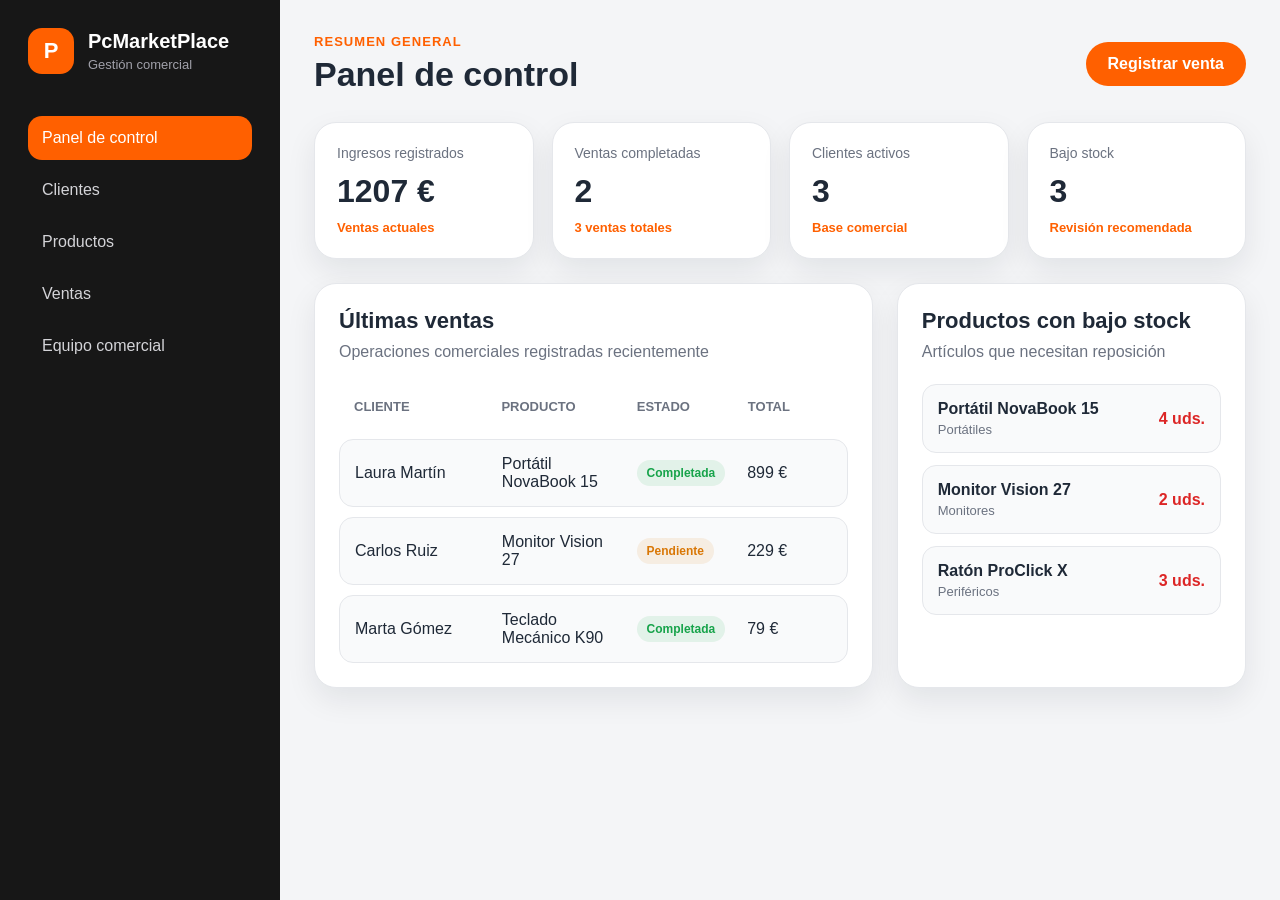
<file: lenguaje_de_marcas/index.html>
<!DOCTYPE html>
<html lang="es">

<head>
    <meta charset="UTF-8">
    <meta name="viewport" content="width=device-width, initial-scale=1.0">
    <title>PcMarketPlace | Panel de control</title>
    <link rel="stylesheet" href="./assets/css/main.css">
</head>

<body>

    <div class="app">
        <aside class="sidebar">
            <div class="sidebar__brand">
                <span class="sidebar__logo">P</span>

                <div>
                    <h1 class="sidebar__title">PcMarketPlace</h1>
                    <p class="sidebar__subtitle">Gestión comercial</p>
                </div>
            </div>

            <nav class="sidebar__nav">
                <a href="index.html" class="sidebar__link sidebar__link--active">Panel de control</a>
                <a href="clientes.html" class="sidebar__link">Clientes</a>
                <a href="productos.html" class="sidebar__link">Productos</a>
                <a href="ventas.html" class="sidebar__link">Ventas</a>
                <a href="usuarios.html" class="sidebar__link">Equipo comercial</a>
            </nav>
        </aside>

        <main class="main">
            <header class="topbar">
                <div>
                    <p class="topbar__eyebrow">Resumen general</p>
                    <h2 class="topbar__title">Panel de control</h2>
                </div>

                <a href="ventas.html" class="topbar__button">Registrar venta</a>
            </header>

            <section class="stats" id="stats"></section>

            <section class="dashboard">
                <article class="panel">
                    <div class="panel__header">
                        <div>
                            <h3 class="panel__title">Últimas ventas</h3>
                            <p class="panel__description">Operaciones comerciales registradas recientemente</p>
                        </div>
                    </div>

                    <div class="table" id="latestSalesTable"></div>
                </article>

                <article class="panel">
                    <div class="panel__header">
                        <div>
                            <h3 class="panel__title">Productos con bajo stock</h3>
                            <p class="panel__description">Artículos que necesitan reposición</p>
                        </div>
                    </div>

                    <div class="stock-list" id="lowStockList"></div>
                </article>
            </section>
        </main>
    </div>

    <script src="./assets/js/models.js"></script>
    <script src="./assets/js/storage.js"></script>
    <script src="./assets/js/app.js"></script>
</body>

</html>
</file>
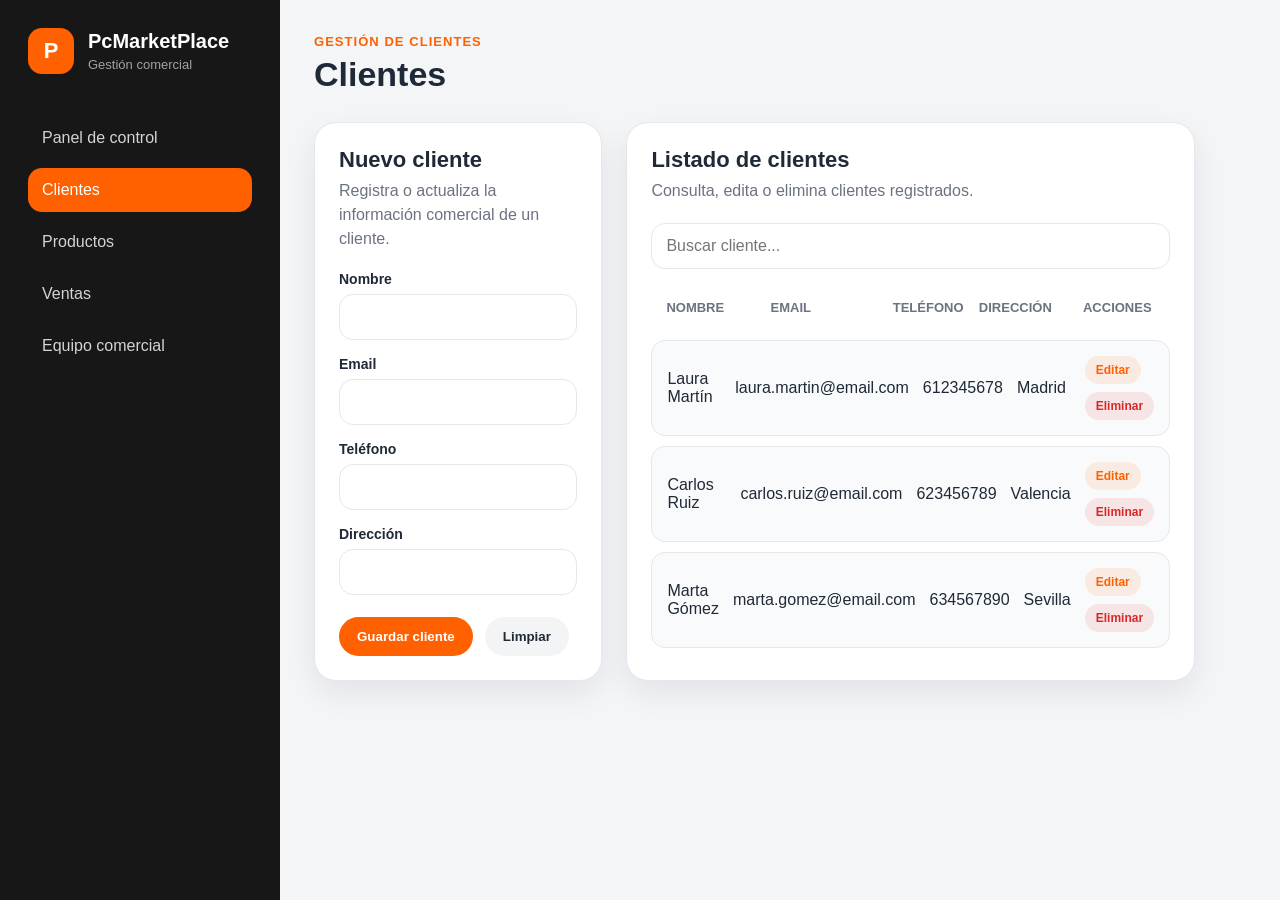
<file: lenguaje_de_marcas/clientes.html>
<!DOCTYPE html>
<html lang="es">

<head>
    <meta charset="UTF-8">
    <meta name="viewport" content="width=device-width, initial-scale=1.0">
    <title>PcMarketPlace | Clientes</title>
    <link rel="stylesheet" href="./assets/css/main.css">
</head>

<body>

    <div class="app">
        <aside class="sidebar">
            <div class="sidebar__brand">
                <span class="sidebar__logo">P</span>
                <div>
                    <h1 class="sidebar__title">PcMarketPlace</h1>
                    <p class="sidebar__subtitle">Gestión comercial</p>
                </div>
            </div>

            <nav class="sidebar__nav">
                <a href="index.html" class="sidebar__link">Panel de control</a>
                <a href="clientes.html" class="sidebar__link sidebar__link--active">Clientes</a>
                <a href="productos.html" class="sidebar__link">Productos</a>
                <a href="ventas.html" class="sidebar__link">Ventas</a>
                <a href="usuarios.html" class="sidebar__link">Equipo comercial</a>
            </nav>
        </aside>

        <main class="main">
            <header class="topbar">
                <div>
                    <p class="topbar__eyebrow">Gestión de clientes</p>
                    <h2 class="topbar__title">Clientes</h2>
                </div>
            </header>

            <section class="management">
                <article class="panel">
                    <div class="panel__header">
                        <div>
                            <h3 class="panel__title">Nuevo cliente</h3>
                            <p class="panel__description">Registra o actualiza la información comercial de un cliente.
                            </p>
                        </div>
                    </div>

                    <form class="form" id="clientForm">
                        <input type="hidden" id="clienteId">

                        <div class="form__group">
                            <label class="form__label" for="nombre">Nombre</label>
                            <input class="form__input" type="text" id="nombre" required>
                        </div>

                        <div class="form__group">
                            <label class="form__label" for="email">Email</label>
                            <input class="form__input" type="email" id="email" required>
                        </div>

                        <div class="form__group">
                            <label class="form__label" for="telefono">Teléfono</label>
                            <input class="form__input" type="text" id="telefono" required>
                        </div>

                        <div class="form__group">
                            <label class="form__label" for="direccion">Dirección</label>
                            <input class="form__input" type="text" id="direccion" required>
                        </div>

                        <div class="form__actions">
                            <button class="button button--primary" type="submit" id="submitButton">
                                Guardar cliente
                            </button>

                            <button class="button button--secondary" type="button" id="resetButton">
                                Limpiar
                            </button>
                        </div>
                    </form>
                </article>

                <article class="panel">
                    <div class="panel__header">
                        <div>
                            <h3 class="panel__title">Listado de clientes</h3>
                            <p class="panel__description">Consulta, edita o elimina clientes registrados.</p>
                        </div>
                    </div>

                    <div class="toolbar">
                        <input class="toolbar__search" type="search" id="searchClient" placeholder="Buscar cliente...">
                    </div>

                    <div class="table table--clients" id="clientsTable"></div>
                </article>
            </section>
        </main>
    </div>

    <script src="./assets/js/models.js"></script>
    <script src="./assets/js/storage.js"></script>
    <script src="./assets/js/clientes.js"></script>
</body>

</html>
</file>
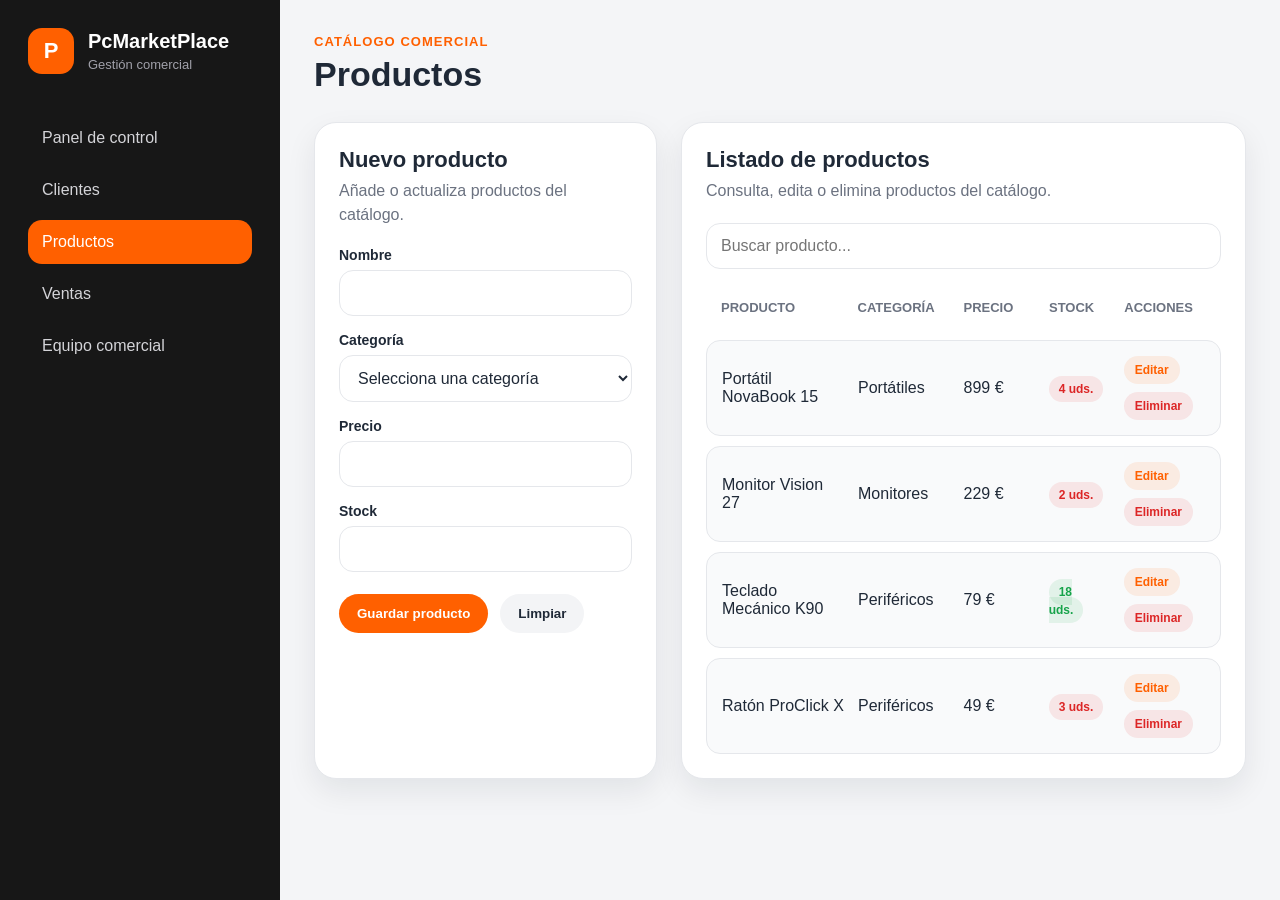
<file: lenguaje_de_marcas/productos.html>
<!DOCTYPE html>
<html lang="es">

<head>
    <meta charset="UTF-8">
    <meta name="viewport" content="width=device-width, initial-scale=1.0">
    <title>PcMarketPlace | Productos</title>
    <link rel="stylesheet" href="./assets/css/main.css">
</head>

<body>

    <div class="app">
        <aside class="sidebar">
            <div class="sidebar__brand">
                <span class="sidebar__logo">P</span>
                <div>
                    <h1 class="sidebar__title">PcMarketPlace</h1>
                    <p class="sidebar__subtitle">Gestión comercial</p>
                </div>
            </div>

            <nav class="sidebar__nav">
                <a href="index.html" class="sidebar__link">Panel de control</a>
                <a href="clientes.html" class="sidebar__link">Clientes</a>
                <a href="productos.html" class="sidebar__link sidebar__link--active">Productos</a>
                <a href="ventas.html" class="sidebar__link">Ventas</a>
                <a href="usuarios.html" class="sidebar__link">Equipo comercial</a>
            </nav>
        </aside>

        <main class="main">
            <header class="topbar">
                <div>
                    <p class="topbar__eyebrow">Catálogo comercial</p>
                    <h2 class="topbar__title">Productos</h2>
                </div>
            </header>

            <section class="management">
                <article class="panel">
                    <div class="panel__header">
                        <div>
                            <h3 class="panel__title">Nuevo producto</h3>
                            <p class="panel__description">Añade o actualiza productos del catálogo.</p>
                        </div>
                    </div>

                    <form class="form" id="productForm">
                        <input type="hidden" id="productoId">

                        <div class="form__group">
                            <label class="form__label" for="nombre">Nombre</label>
                            <input class="form__input" type="text" id="nombre" required>
                        </div>

                        <div class="form__group">
                            <label class="form__label" for="categoria">Categoría</label>
                            <select class="form__select" id="categoria" required>
                                <option value="">Selecciona una categoría</option>
                                <option value="Portátiles">Portátiles</option>
                                <option value="Monitores">Monitores</option>
                                <option value="Periféricos">Periféricos</option>
                                <option value="Componentes">Componentes</option>
                                <option value="Accesorios">Accesorios</option>
                            </select>
                        </div>

                        <div class="form__group">
                            <label class="form__label" for="precio">Precio</label>
                            <input class="form__input" type="number" id="precio" min="0" step="0.01" required>
                        </div>

                        <div class="form__group">
                            <label class="form__label" for="stock">Stock</label>
                            <input class="form__input" type="number" id="stock" min="0" required>
                        </div>

                        <div class="form__actions">
                            <button class="button button--primary" type="submit" id="submitButton">
                                Guardar producto
                            </button>

                            <button class="button button--secondary" type="button" id="resetButton">
                                Limpiar
                            </button>
                        </div>
                    </form>
                </article>

                <article class="panel">
                    <div class="panel__header">
                        <div>
                            <h3 class="panel__title">Listado de productos</h3>
                            <p class="panel__description">Consulta, edita o elimina productos del catálogo.</p>
                        </div>
                    </div>

                    <div class="toolbar">
                        <input class="toolbar__search" type="search" id="searchProduct"
                            placeholder="Buscar producto...">
                    </div>

                    <div class="table table--products" id="productsTable"></div>
                </article>
            </section>
        </main>
    </div>

    <script src="./assets/js/models.js"></script>
    <script src="./assets/js/storage.js"></script>
    <script src="./assets/js/productos.js"></script>
</body>

</html>
</file>
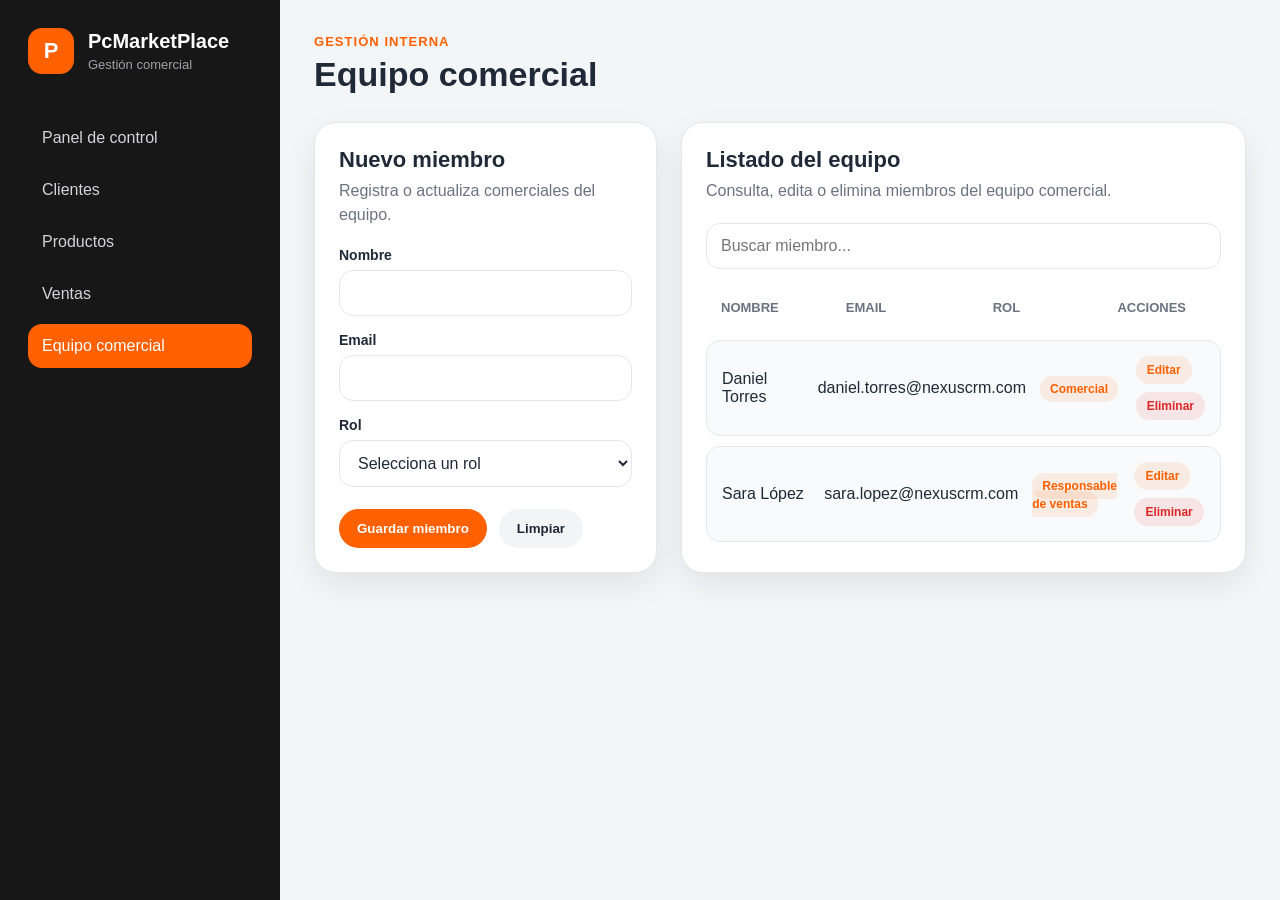
<file: lenguaje_de_marcas/usuarios.html>
<!DOCTYPE html>
<html lang="es">

<head>
    <meta charset="UTF-8">
    <meta name="viewport" content="width=device-width, initial-scale=1.0">
    <title>PcMarketPlace | Equipo comercial</title>
    <link rel="stylesheet" href="./assets/css/main.css">
</head>

<body>

    <div class="app">
        <aside class="sidebar">
            <div class="sidebar__brand">
                <span class="sidebar__logo">P</span>
                <div>
                    <h1 class="sidebar__title">PcMarketPlace</h1>
                    <p class="sidebar__subtitle">Gestión comercial</p>
                </div>
            </div>

            <nav class="sidebar__nav">
                <a href="index.html" class="sidebar__link">Panel de control</a>
                <a href="clientes.html" class="sidebar__link">Clientes</a>
                <a href="productos.html" class="sidebar__link">Productos</a>
                <a href="ventas.html" class="sidebar__link">Ventas</a>
                <a href="usuarios.html" class="sidebar__link sidebar__link--active">Equipo comercial</a>
            </nav>
        </aside>

        <main class="main">
            <header class="topbar">
                <div>
                    <p class="topbar__eyebrow">Gestión interna</p>
                    <h2 class="topbar__title">Equipo comercial</h2>
                </div>
            </header>

            <section class="management">
                <article class="panel">
                    <div class="panel__header">
                        <div>
                            <h3 class="panel__title">Nuevo miembro</h3>
                            <p class="panel__description">Registra o actualiza comerciales del equipo.</p>
                        </div>
                    </div>

                    <form class="form" id="userForm">
                        <input type="hidden" id="usuarioId">

                        <div class="form__group">
                            <label class="form__label" for="nombre">Nombre</label>
                            <input class="form__input" type="text" id="nombre" required>
                        </div>

                        <div class="form__group">
                            <label class="form__label" for="email">Email</label>
                            <input class="form__input" type="email" id="email" required>
                        </div>

                        <div class="form__group">
                            <label class="form__label" for="rol">Rol</label>
                            <select class="form__select" id="rol" required>
                                <option value="">Selecciona un rol</option>
                                <option value="Comercial">Comercial</option>
                                <option value="Responsable de ventas">Responsable de ventas</option>
                                <option value="Atención al cliente">Atención al cliente</option>
                                <option value="Administrador">Administrador</option>
                            </select>
                        </div>

                        <div class="form__actions">
                            <button class="button button--primary" type="submit" id="submitButton">
                                Guardar miembro
                            </button>

                            <button class="button button--secondary" type="button" id="resetButton">
                                Limpiar
                            </button>
                        </div>
                    </form>
                </article>

                <article class="panel">
                    <div class="panel__header">
                        <div>
                            <h3 class="panel__title">Listado del equipo</h3>
                            <p class="panel__description">Consulta, edita o elimina miembros del equipo comercial.</p>
                        </div>
                    </div>

                    <div class="toolbar">
                        <input class="toolbar__search" type="search" id="searchUser" placeholder="Buscar miembro...">
                    </div>

                    <div class="table table--users" id="usersTable"></div>
                </article>
            </section>
        </main>
    </div>

    <script src="./assets/js/models.js"></script>
    <script src="./assets/js/storage.js"></script>
    <script src="./assets/js/usuarios.js"></script>
</body>

</html>
</file>
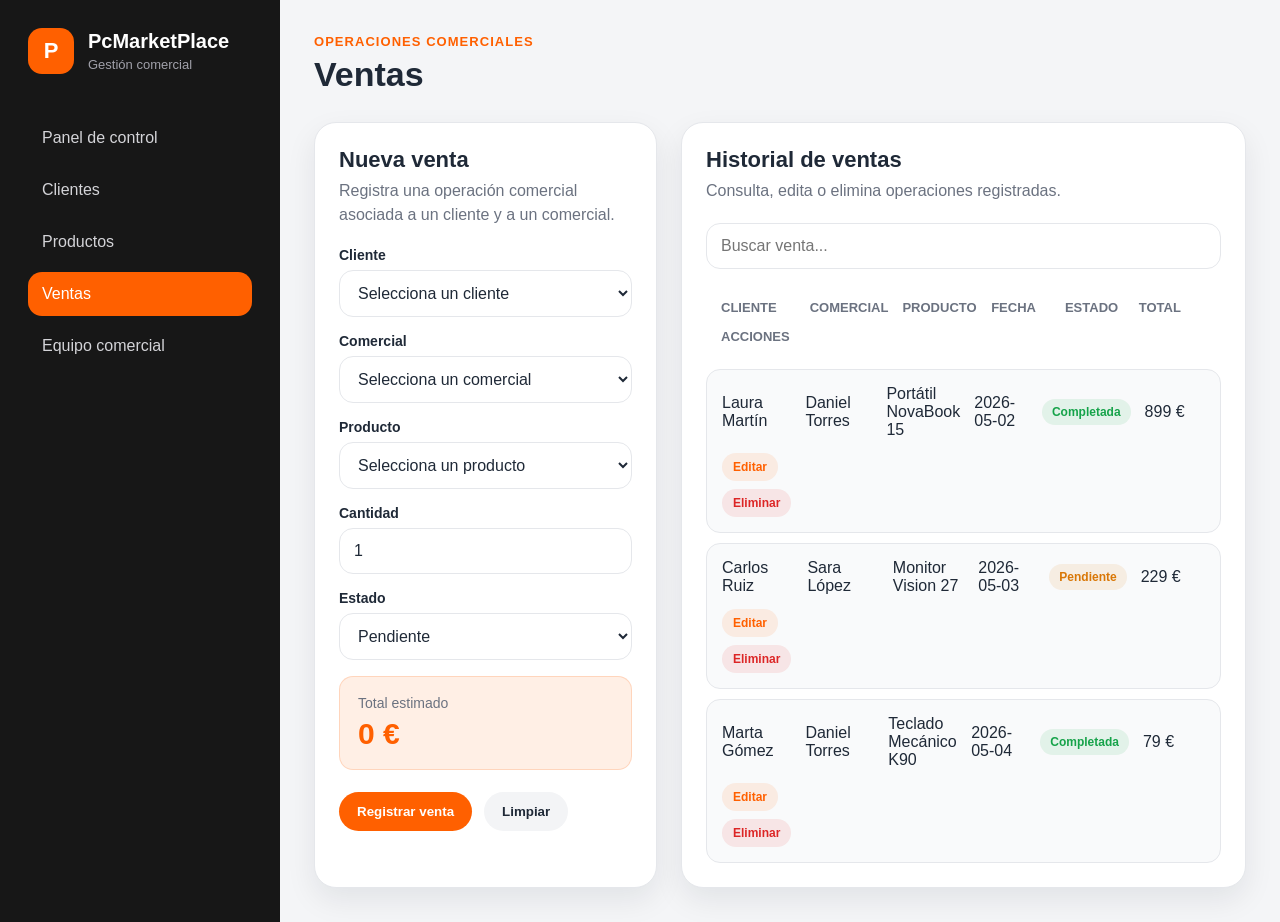
<file: lenguaje_de_marcas/ventas.html>
<!DOCTYPE html>
<html lang="es">

<head>
    <meta charset="UTF-8">
    <meta name="viewport" content="width=device-width, initial-scale=1.0">
    <title>PcMarketPlace | Ventas</title>
    <link rel="stylesheet" href="./assets/css/main.css">
</head>

<body>

    <div class="app">
        <aside class="sidebar">
            <div class="sidebar__brand">
                <span class="sidebar__logo">P</span>
                <div>
                    <h1 class="sidebar__title">PcMarketPlace</h1>
                    <p class="sidebar__subtitle">Gestión comercial</p>
                </div>
            </div>

            <nav class="sidebar__nav">
                <a href="index.html" class="sidebar__link">Panel de control</a>
                <a href="clientes.html" class="sidebar__link">Clientes</a>
                <a href="productos.html" class="sidebar__link">Productos</a>
                <a href="ventas.html" class="sidebar__link sidebar__link--active">Ventas</a>
                <a href="usuarios.html" class="sidebar__link">Equipo comercial</a>
            </nav>
        </aside>

        <main class="main">
            <header class="topbar">
                <div>
                    <p class="topbar__eyebrow">Operaciones comerciales</p>
                    <h2 class="topbar__title">Ventas</h2>
                </div>
            </header>

            <section class="management">
                <article class="panel">
                    <div class="panel__header">
                        <div>
                            <h3 class="panel__title">Nueva venta</h3>
                            <p class="panel__description">Registra una operación comercial asociada a un cliente y a un
                                comercial.</p>
                        </div>
                    </div>

                    <form class="form" id="saleForm">
                        <input type="hidden" id="ventaId">

                        <div class="form__group">
                            <label class="form__label" for="cliente">Cliente</label>
                            <select class="form__select" id="cliente" required></select>
                        </div>

                        <div class="form__group">
                            <label class="form__label" for="usuario">Comercial</label>
                            <select class="form__select" id="usuario" required></select>
                        </div>

                        <div class="form__group">
                            <label class="form__label" for="producto">Producto</label>
                            <select class="form__select" id="producto" required></select>
                        </div>

                        <div class="form__group">
                            <label class="form__label" for="cantidad">Cantidad</label>
                            <input class="form__input" type="number" id="cantidad" min="1" value="1" required>
                        </div>

                        <div class="form__group">
                            <label class="form__label" for="estado">Estado</label>
                            <select class="form__select" id="estado" required>
                                <option value="Pendiente">Pendiente</option>
                                <option value="Completada">Completada</option>
                                <option value="Cancelada">Cancelada</option>
                            </select>
                        </div>

                        <div class="sale-summary">
                            <p class="sale-summary__label">Total estimado</p>
                            <strong class="sale-summary__total" id="saleTotal">0 €</strong>
                        </div>

                        <div class="form__actions">
                            <button class="button button--primary" type="submit" id="submitButton">
                                Registrar venta
                            </button>

                            <button class="button button--secondary" type="button" id="resetButton">
                                Limpiar
                            </button>
                        </div>
                    </form>
                </article>

                <article class="panel">
                    <div class="panel__header">
                        <div>
                            <h3 class="panel__title">Historial de ventas</h3>
                            <p class="panel__description">Consulta, edita o elimina operaciones registradas.</p>
                        </div>
                    </div>

                    <div class="toolbar">
                        <input class="toolbar__search" type="search" id="searchSale" placeholder="Buscar venta...">
                    </div>

                    <div class="table table--sales" id="salesTable"></div>
                </article>
            </section>
        </main>
    </div>

    <script src="./assets/js/models.js"></script>
    <script src="./assets/js/storage.js"></script>
    <script src="./assets/js/ventas.js"></script>
</body>

</html>
</file>
<file: lenguaje_de_marcas/assets/css/main.css>
:root {
    --color-bg: #f4f5f7;
    --color-surface: #ffffff;
    --color-sidebar: #171717;
    --color-sidebar-soft: #242424;
    --color-border: #e5e7eb;

    --color-text: #1f2937;
    --color-muted: #6b7280;
    --color-light: #ffffff;

    --color-primary: #ff6000;
    --color-primary-hover: #e55600;
    --color-primary-soft: rgba(255, 96, 0, 0.1);

    --color-success: #16a34a;
    --color-warning: #d97706;
    --color-danger: #dc2626;

    --shadow-card: 0 12px 30px rgba(15, 23, 42, 0.08);

    --radius-lg: 22px;
    --radius-md: 14px;

    --transition: 0.25s ease;
}


* {
    box-sizing: border-box;
}

body {
    margin: 0;
    font-family: Arial, Helvetica, sans-serif;
    background: var(--color-bg);
    color: var(--color-text);
}

a {
    color: inherit;
    text-decoration: none;
}


.app {
    display: flex;
    min-height: 100vh;
}

.main {
    flex: 1;
    padding: 34px;
}


.sidebar {
    width: 280px;
    min-height: 100vh;
    padding: 28px;
    background: var(--color-sidebar);
    color: var(--color-light);
    position: sticky;
    top: 0;
}

.sidebar__brand {
    display: flex;
    align-items: center;
    gap: 14px;
    margin-bottom: 42px;
}

.sidebar__logo {
    width: 46px;
    height: 46px;
    border-radius: 14px;
    display: grid;
    place-items: center;
    background: var(--color-primary);
    color: var(--color-light);
    font-weight: 800;
    font-size: 22px;
}

.sidebar__title {
    margin: 0;
    font-size: 20px;
}

.sidebar__subtitle {
    margin: 4px 0 0;
    color: #a1a1aa;
    font-size: 13px;
}

.sidebar__nav {
    display: grid;
    gap: 8px;
}

.sidebar__link {
    padding: 13px 14px;
    border-radius: var(--radius-md);
    color: #d4d4d8;
    transition: var(--transition);
}

.sidebar__link:hover,
.sidebar__link--active {
    background: var(--color-primary);
    color: var(--color-light);
}


.topbar {
    display: flex;
    justify-content: space-between;
    align-items: center;
    gap: 24px;
    margin-bottom: 28px;
}

.topbar__eyebrow {
    margin: 0 0 6px;
    color: var(--color-primary);
    font-size: 13px;
    font-weight: 700;
    text-transform: uppercase;
    letter-spacing: 0.08em;
}

.topbar__title {
    margin: 0;
    font-size: 34px;
}

.topbar__button {
    display: inline-flex;
    align-items: center;
    justify-content: center;
    border-radius: 999px;
    padding: 13px 22px;
    background: var(--color-primary);
    color: var(--color-light);
    font-weight: 700;
    transition: var(--transition);
}

.topbar__button:hover {
    background: var(--color-primary-hover);
    transform: translateY(-2px);
}


.panel {
    padding: 24px;
    border-radius: var(--radius-lg);
    background: var(--color-surface);
    border: 1px solid var(--color-border);
    box-shadow: var(--shadow-card);
}

.panel__header {
    display: flex;
    justify-content: space-between;
    gap: 18px;
    margin-bottom: 20px;
}

.panel__title {
    margin: 0 0 6px;
    font-size: 22px;
}

.panel__description {
    margin: 0;
    color: var(--color-muted);
    line-height: 1.5;
}

.badge {
    width: fit-content;
    padding: 6px 10px;
    border-radius: 999px;
    font-size: 12px;
    font-weight: 700;
}

.badge--success {
    color: var(--color-success);
    background: rgba(22, 163, 74, 0.1);
}

.badge--warning {
    color: var(--color-warning);
    background: rgba(217, 119, 6, 0.1);
}

.badge--danger {
    color: var(--color-danger);
    background: rgba(220, 38, 38, 0.1);
}

.empty-state {
    padding: 20px;
    border-radius: var(--radius-md);
    background: #f9fafb;
    color: var(--color-muted);
    border: 1px dashed var(--color-border);
}


.button {
    border: 0;
    border-radius: 999px;
    padding: 12px 18px;
    font-weight: 700;
    cursor: pointer;
    transition: var(--transition);
}

.button--primary {
    background: var(--color-primary);
    color: var(--color-light);
}

.button--primary:hover {
    background: var(--color-primary-hover);
}

.button--secondary {
    background: #f3f4f6;
    color: var(--color-text);
}

.button--secondary:hover {
    background: #e5e7eb;
}

.button--danger {
    background: rgba(220, 38, 38, 0.1);
    color: var(--color-danger);
}

.button--danger:hover {
    background: rgba(220, 38, 38, 0.18);
}


.stats {
    display: grid;
    grid-template-columns: repeat(4, 1fr);
    gap: 18px;
    margin-bottom: 24px;
}

.stats__card {
    padding: 22px;
    border-radius: var(--radius-lg);
    background: var(--color-surface);
    border: 1px solid var(--color-border);
    box-shadow: var(--shadow-card);
}

.stats__label {
    margin: 0 0 12px;
    color: var(--color-muted);
    font-size: 14px;
}

.stats__number {
    margin: 0;
    font-size: 32px;
    color: var(--color-text);
}

.stats__detail {
    display: inline-block;
    margin-top: 10px;
    color: var(--color-primary);
    font-size: 13px;
    font-weight: 700;
}

.dashboard {
    display: grid;
    grid-template-columns: 1.6fr 1fr;
    gap: 24px;
}


.table {
    display: grid;
    gap: 10px;
}

.table__row {
    display: grid;
    grid-template-columns: 1.1fr 1fr 0.8fr 0.7fr;
    gap: 14px;
    align-items: center;
    padding: 15px;
    border-radius: var(--radius-md);
    background: #f9fafb;
    border: 1px solid var(--color-border);
}

.table__row--head {
    background: transparent;
    border: 0;
    color: var(--color-muted);
    font-size: 13px;
    font-weight: 700;
    text-transform: uppercase;
}

.table__actions {
    display: flex;
    gap: 8px;
    flex-wrap: wrap;
}

.table__button {
    border: 0;
    border-radius: 999px;
    padding: 7px 11px;
    font-size: 12px;
    font-weight: 700;
    cursor: pointer;
}

.table__button--edit {
    background: var(--color-primary-soft);
    color: var(--color-primary);
}

.table__button--delete {
    background: rgba(220, 38, 38, 0.1);
    color: var(--color-danger);
}


.management {
    display: grid;
    grid-template-columns: 0.85fr 1.4fr;
    gap: 24px;
}

.form {
    display: grid;
    gap: 16px;
}

.form__group {
    display: grid;
    gap: 7px;
}

.form__label {
    font-size: 14px;
    font-weight: 700;
    color: var(--color-text);
}

.form__input,
.form__select,
.toolbar__search {
    width: 100%;
    border: 1px solid var(--color-border);
    border-radius: var(--radius-md);
    padding: 13px 14px;
    font: inherit;
    color: var(--color-text);
    background: #ffffff;
    outline: none;
}

.form__input:focus,
.form__select:focus,
.toolbar__search:focus {
    border-color: var(--color-primary);
    box-shadow: 0 0 0 4px var(--color-primary-soft);
}

.form__actions {
    display: flex;
    gap: 12px;
    flex-wrap: wrap;
    margin-top: 6px;
}

.toolbar {
    margin-bottom: 16px;
}


.table--clients .table__row {
    grid-template-columns: 1fr 1.2fr 0.8fr 1fr 0.8fr;
}


.table--products .table__row {
    grid-template-columns: 1.2fr 0.9fr 0.7fr 0.6fr 0.8fr;
}

.stock-list {
    display: grid;
    gap: 12px;
}

.stock-item {
    display: flex;
    justify-content: space-between;
    gap: 16px;
    align-items: center;
    padding: 15px;
    border-radius: var(--radius-md);
    background: #f9fafb;
    border: 1px solid var(--color-border);
}

.stock-item__name {
    margin: 0 0 4px;
    font-weight: 700;
}

.stock-item__category {
    margin: 0;
    color: var(--color-muted);
    font-size: 13px;
}

.stock-item__units {
    color: var(--color-danger);
    font-weight: 800;
}

.stock-badge {
    width: fit-content;
    padding: 6px 10px;
    border-radius: 999px;
    font-size: 12px;
    font-weight: 700;
}

.stock-badge--ok {
    color: var(--color-success);
    background: rgba(22, 163, 74, 0.1);
}

.stock-badge--low {
    color: var(--color-danger);
    background: rgba(220, 38, 38, 0.1);
}


.table--sales .table__row {
    grid-template-columns: 1fr 1fr 1fr 0.8fr 0.8fr 0.9fr;
}

.sale-summary {
    padding: 18px;
    border-radius: var(--radius-md);
    background: var(--color-primary-soft);
    border: 1px solid rgba(255, 96, 0, 0.18);
}

.sale-summary__label {
    margin: 0 0 6px;
    color: var(--color-muted);
    font-size: 14px;
}

.sale-summary__total {
    display: block;
    color: var(--color-primary);
    font-size: 30px;
}


.table--users .table__row {
    grid-template-columns: 1fr 1.2fr 1fr 0.8fr;
}

.role-badge {
    width: fit-content;
    padding: 6px 10px;
    border-radius: 999px;
    font-size: 12px;
    font-weight: 700;
    color: var(--color-primary);
    background: var(--color-primary-soft);
}


@media (max-width: 1100px) {
    .stats {
        grid-template-columns: repeat(2, 1fr);
    }

    .dashboard,
    .management {
        grid-template-columns: 1fr;
    }
}

@media (max-width: 760px) {
    .app {
        display: block;
    }

    .sidebar {
        width: 100%;
        min-height: auto;
        position: static;
    }

    .sidebar__nav {
        grid-template-columns: repeat(5, minmax(140px, 1fr));
        overflow-x: auto;
    }

    .main {
        padding: 22px;
    }

    .topbar {
        flex-direction: column;
        align-items: flex-start;
    }

    .topbar__title {
        font-size: 28px;
    }

    .stats {
        grid-template-columns: 1fr;
    }

    .table__row,
    .table--clients .table__row,
    .table--products .table__row,
    .table--sales .table__row,
    .table--users .table__row {
        grid-template-columns: 1fr;
    }
}
</file>
